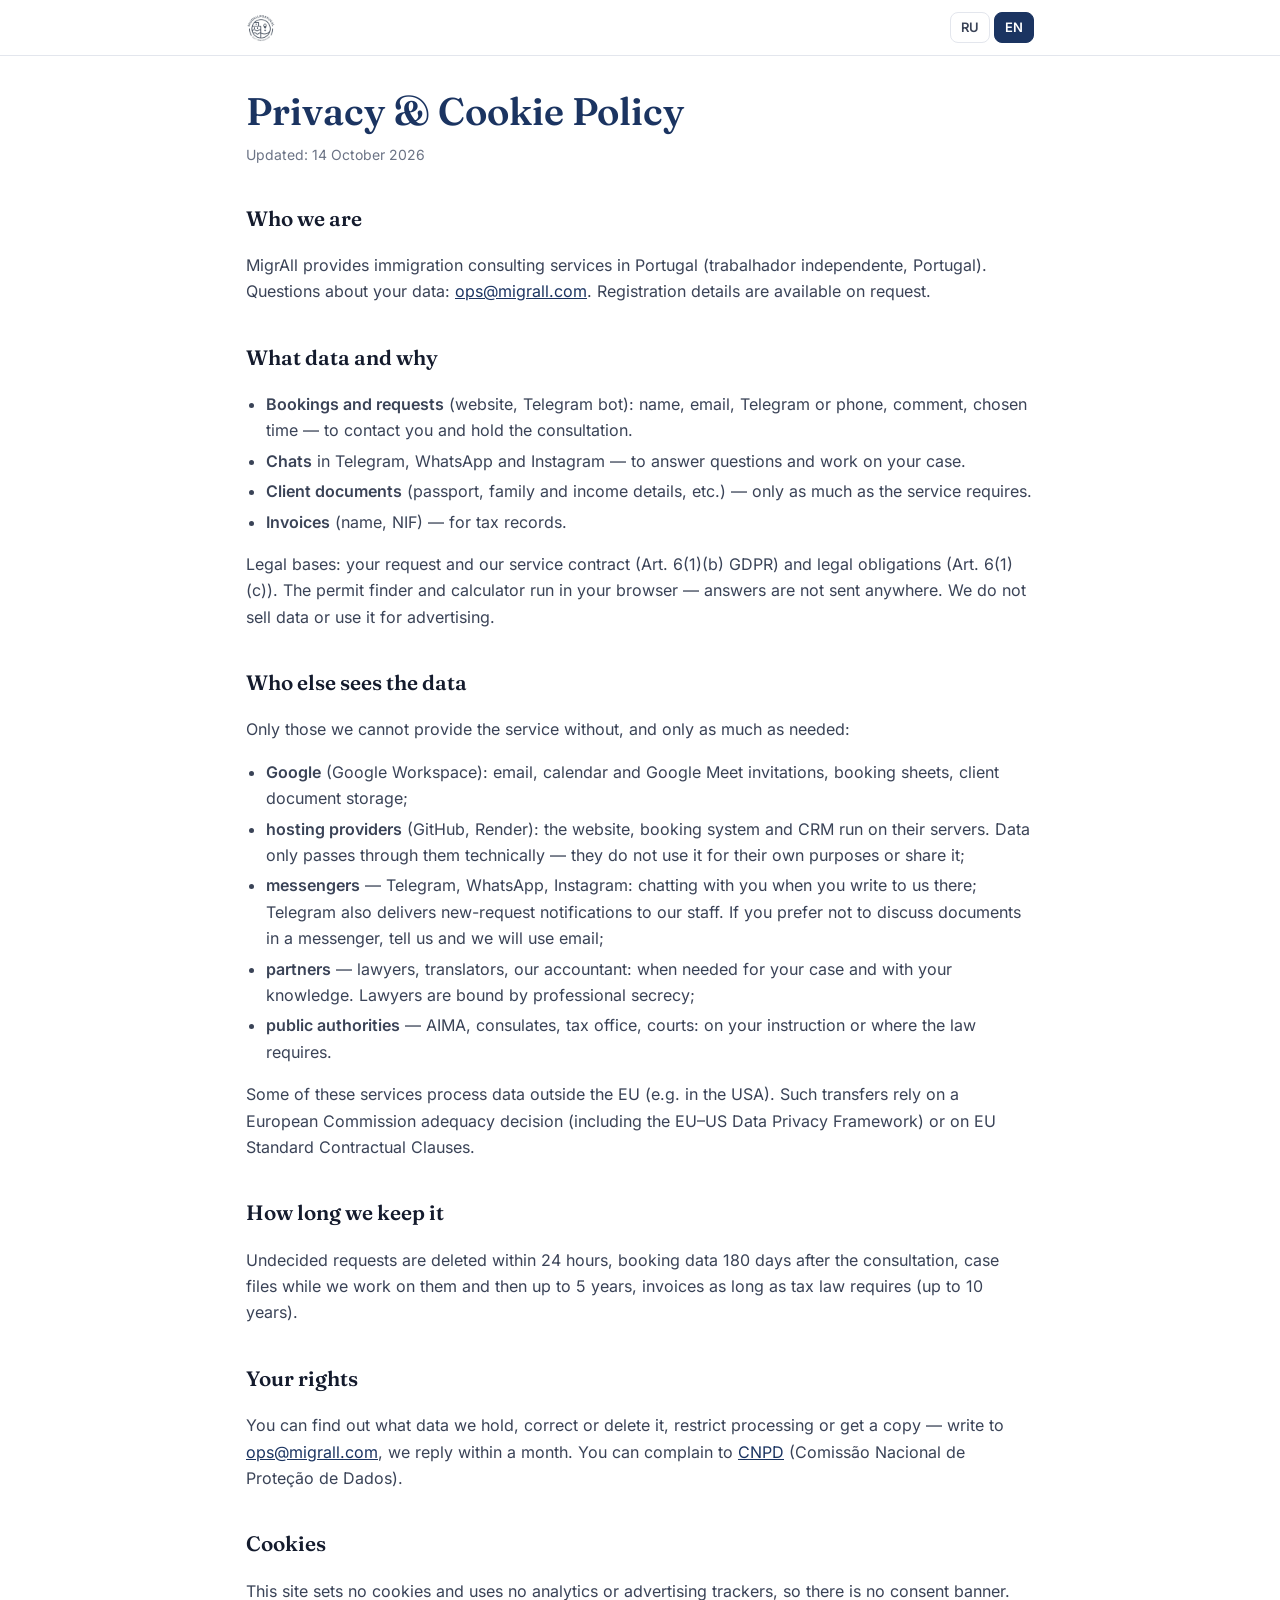
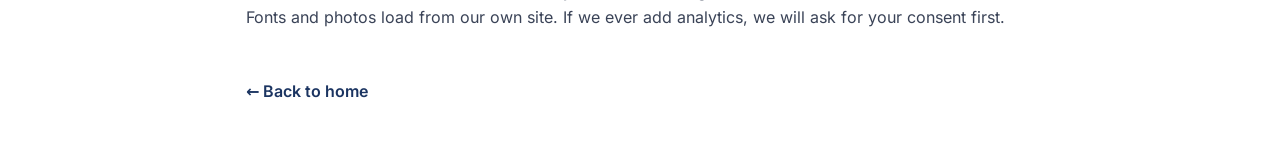
<file: privacy.html>
<!DOCTYPE html>
<html lang="ru">
<head>
<meta charset="UTF-8">
<meta name="viewport" content="width=device-width, initial-scale=1.0">
<meta http-equiv="Content-Security-Policy" content="default-src 'self'; script-src 'self' 'unsafe-inline'; style-src 'self' 'unsafe-inline'; font-src 'self'; img-src 'self' data:; object-src 'none'; base-uri 'self'; form-action 'self'; upgrade-insecure-requests">
<meta name="referrer" content="strict-origin-when-cross-origin">
<meta name="robots" content="index,follow">
<title>Политика конфиденциальности и cookies — MigrAll</title>
<meta name="description" content="Как MigrAll обрабатывает персональные данные и использует cookies.">
<link rel="stylesheet" href="fonts/fonts.css">
<style>
:root{--ink:#141B2D;--ink2:#3A4357;--ink3:#6B7385;--pt:#1B3461;--gold:#A8834F;--border:#E3E6ED;--bg:#fff;--soft:#F4F5F8}
*{box-sizing:border-box}
html{-webkit-text-size-adjust:100%}
body{margin:0;background:var(--bg);color:var(--ink);font-family:'Inter',system-ui,sans-serif;font-size:16px;line-height:1.65}
a{color:var(--pt)}
.top{border-bottom:1px solid var(--border);background:#fff;position:sticky;top:0;z-index:2}
.top .in{max-width:820px;margin:0 auto;padding:12px 16px;display:flex;align-items:center;justify-content:space-between;gap:12px}
.top img{height:30px;display:block}
.langs{display:flex;gap:4px}
.langs button{font:inherit;font-size:.8125rem;font-weight:600;border:1px solid var(--border);background:#fff;color:var(--ink2);border-radius:8px;padding:4px 10px;cursor:pointer}
.langs button.on{background:var(--pt);border-color:var(--pt);color:#fff}
main{max-width:820px;margin:0 auto;padding:32px 16px 56px}
h1{font-family:'Fraunces',Georgia,serif;font-weight:600;font-size:clamp(1.75rem,4vw,2.4rem);line-height:1.2;margin:0 0 8px;color:var(--pt)}
.upd{color:var(--ink3);font-size:.875rem;margin:0 0 28px}
h2{font-family:'Fraunces',Georgia,serif;font-weight:600;font-size:1.3rem;margin:36px 0 10px;color:var(--ink)}
h3{font-size:1rem;margin:20px 0 6px}
p,li{color:var(--ink2)}
ul{padding-left:20px}
li{margin:4px 0}
.box{background:var(--soft);border:1px solid var(--border);border-radius:12px;padding:16px 18px;margin:16px 0}
.tbl{width:100%;border-collapse:collapse;font-size:.9rem;margin:12px 0}
.tbl th,.tbl td{border:1px solid var(--border);padding:8px 10px;text-align:left;vertical-align:top}
.tbl th{background:var(--soft);font-weight:600;color:var(--ink)}
.scroll{overflow-x:auto}
.back{display:inline-block;margin-top:32px;font-weight:600;text-decoration:none}
[data-l]{display:none}
html[lang="ru"] [data-l="ru"],html[lang="en"] [data-l="en"]{display:block}
html[lang="ru"] span[data-l="ru"],html[lang="en"] span[data-l="en"]{display:inline}
</style>
</head>
<body>
<header class="top"><div class="in">
  <a href="./"><img src="logo.png" alt="MigrAll"></a>
  <div class="langs"><button type="button" data-set="ru">RU</button><button type="button" data-set="en">EN</button></div>
</div></header>

<main>
<!-- ═════════════════════════ RU ═════════════════════════ -->
<div data-l="ru">
<h1>Политика конфиденциальности и cookies</h1>
<p class="upd">Обновлено: 14 октября 2026 г.</p>

<h2>Кто мы</h2>
<p>MigrAll — консалтинговые услуги в сфере иммиграции в Португалии (trabalhador independente, Португалия). Вопросы о ваших данных: <a href="mailto:ops@migrall.com">ops@migrall.com</a>. Регистрационные данные сообщаем по запросу.</p>

<h2>Какие данные и зачем</h2>
<ul>
<li><b>Запись и заявки</b> (сайт, Telegram-бот): имя, email, Telegram или телефон, комментарий, выбранное время — чтобы связаться с вами и провести консультацию.</li>
<li><b>Переписка</b> в Telegram, WhatsApp и Instagram — чтобы отвечать на вопросы и вести ваше дело.</li>
<li><b>Документы клиентов</b> (паспорт, сведения о семье и доходах и т. п.) — только в объёме, нужном для услуги.</li>
<li><b>Счета</b> (имя, NIF) — для налогового учёта.</li>
</ul>
<p>Основания: ваш запрос и договор об услугах (ст. 6(1)(b) GDPR), требования закона (ст. 6(1)(c)). Подбор ВНЖ и калькулятор работают в вашем браузере — ответы никуда не отправляются. Мы не продаём данные и не используем их для рекламы.</p>

<h2>Кто ещё видит данные</h2>
<p>Только те, без кого мы не можем оказать услугу, и только в нужном объёме:</p>
<ul>
<li><b>Google</b> (Google Workspace): почта, календарь и приглашения Google Meet, таблицы записи, хранение документов клиентов;</li>
<li><b>хостинг-провайдеры</b> (GitHub, Render): на их серверах работают сайт, система записи и CRM. Данные проходят через них только технически — провайдеры не используют их в своих целях и не передают другим;</li>
<li><b>мессенджеры</b> — Telegram, WhatsApp, Instagram: переписка с вами, если вы пишете нам там; в Telegram также приходят уведомления сотрудникам о новых заявках. Если не хотите обсуждать документы в мессенджере, скажите — перейдём на email;</li>
<li><b>партнёры</b> — адвокаты, переводчики, бухгалтер: когда это нужно для вашего дела и с вашего ведома. Адвокаты соблюдают адвокатскую тайну;</li>
<li><b>государственные органы</b> — AIMA, консульства, налоговая служба, суды: по вашему поручению или если этого требует закон.</li>
</ul>
<p>Некоторые из этих сервисов обрабатывают данные за пределами ЕС (например, в США). Передача в таких случаях идёт на основании решения Европейской комиссии о достаточности защиты (в т. ч. EU–US Data Privacy Framework) или стандартных договорных условий ЕС.</p>

<h2>Сколько храним</h2>
<p>Заявки без решения удаляются в течение 24 часов, данные записи — через 180 дней после консультации, материалы дела — пока идёт работа и затем до 5 лет, счета — столько, сколько требует налоговое законодательство (до 10 лет).</p>

<h2>Ваши права</h2>
<p>Вы можете узнать, какие данные у нас есть, исправить или удалить их, ограничить обработку или получить копию — напишите на <a href="mailto:ops@migrall.com">ops@migrall.com</a>, ответим в течение месяца. Жалобу можно подать в <a href="https://www.cnpd.pt" target="_blank" rel="noopener">CNPD</a> (Comissão Nacional de Proteção de Dados).</p>

<h2>Cookies</h2>
<p>Сайт не ставит cookies и не использует аналитику или рекламные трекеры, поэтому баннера согласия нет. Шрифты и фото загружаются с нашего сайта. Если в будущем добавим аналитику, сначала спросим ваше согласие.</p>

<a class="back" href="./">← На главную</a>
</div>

<!-- ═════════════════════════ EN ═════════════════════════ -->
<div data-l="en">
<h1>Privacy &amp; Cookie Policy</h1>
<p class="upd">Updated: 14 October 2026</p>

<h2>Who we are</h2>
<p>MigrAll provides immigration consulting services in Portugal (trabalhador independente, Portugal). Questions about your data: <a href="mailto:ops@migrall.com">ops@migrall.com</a>. Registration details are available on request.</p>

<h2>What data and why</h2>
<ul>
<li><b>Bookings and requests</b> (website, Telegram bot): name, email, Telegram or phone, comment, chosen time — to contact you and hold the consultation.</li>
<li><b>Chats</b> in Telegram, WhatsApp and Instagram — to answer questions and work on your case.</li>
<li><b>Client documents</b> (passport, family and income details, etc.) — only as much as the service requires.</li>
<li><b>Invoices</b> (name, NIF) — for tax records.</li>
</ul>
<p>Legal bases: your request and our service contract (Art. 6(1)(b) GDPR) and legal obligations (Art. 6(1)(c)). The permit finder and calculator run in your browser — answers are not sent anywhere. We do not sell data or use it for advertising.</p>

<h2>Who else sees the data</h2>
<p>Only those we cannot provide the service without, and only as much as needed:</p>
<ul>
<li><b>Google</b> (Google Workspace): email, calendar and Google Meet invitations, booking sheets, client document storage;</li>
<li><b>hosting providers</b> (GitHub, Render): the website, booking system and CRM run on their servers. Data only passes through them technically — they do not use it for their own purposes or share it;</li>
<li><b>messengers</b> — Telegram, WhatsApp, Instagram: chatting with you when you write to us there; Telegram also delivers new-request notifications to our staff. If you prefer not to discuss documents in a messenger, tell us and we will use email;</li>
<li><b>partners</b> — lawyers, translators, our accountant: when needed for your case and with your knowledge. Lawyers are bound by professional secrecy;</li>
<li><b>public authorities</b> — AIMA, consulates, tax office, courts: on your instruction or where the law requires.</li>
</ul>
<p>Some of these services process data outside the EU (e.g. in the USA). Such transfers rely on a European Commission adequacy decision (including the EU–US Data Privacy Framework) or on EU Standard Contractual Clauses.</p>

<h2>How long we keep it</h2>
<p>Undecided requests are deleted within 24 hours, booking data 180 days after the consultation, case files while we work on them and then up to 5 years, invoices as long as tax law requires (up to 10 years).</p>

<h2>Your rights</h2>
<p>You can find out what data we hold, correct or delete it, restrict processing or get a copy — write to <a href="mailto:ops@migrall.com">ops@migrall.com</a>, we reply within a month. You can complain to <a href="https://www.cnpd.pt" target="_blank" rel="noopener">CNPD</a> (Comissão Nacional de Proteção de Dados).</p>

<h2>Cookies</h2>
<p>This site sets no cookies and uses no analytics or advertising trackers, so there is no consent banner. Fonts and photos load from our own site. If we ever add analytics, we will ask for your consent first.</p>

<a class="back" href="./">← Back to home</a>
</div>
</main>

<script>
(function(){
  function set(l){
    l = l === 'en' ? 'en' : 'ru';
    document.documentElement.lang = l;
    document.title = l === 'en' ? 'Privacy & Cookie Policy — MigrAll' : 'Политика конфиденциальности и cookies — MigrAll';
    document.querySelectorAll('.langs button').forEach(function(b){ b.classList.toggle('on', b.dataset.set === l); });
    try { history.replaceState(null, '', '?lang=' + l + location.hash); } catch(e) {}
  }
  var q = new URLSearchParams(location.search).get('lang');
  set(q || ((navigator.language || '').toLowerCase().indexOf('ru') === 0 ? 'ru' : 'en'));
  document.querySelectorAll('.langs button').forEach(function(b){ b.addEventListener('click', function(){ set(b.dataset.set); }); });
})();
</script>
</body>
</html>
</file>
<file: fonts/fonts.css>
/* Шрифты размещены на сайте (без Google Fonts): Inter — SIL OFL 1.1, Fraunces — SIL OFL 1.1 */
/* inter-cyrillic-ext-400-normal */
@font-face {
  font-family: 'Inter';
  font-style: normal;
  font-display: swap;
  font-weight: 400;
  src: url(./inter-cyrillic-ext-400-normal.woff2) format('woff2');
  unicode-range: U+0460-052F,U+1C80-1C8A,U+20B4,U+2DE0-2DFF,U+A640-A69F,U+FE2E-FE2F;
}

/* inter-cyrillic-400-normal */
@font-face {
  font-family: 'Inter';
  font-style: normal;
  font-display: swap;
  font-weight: 400;
  src: url(./inter-cyrillic-400-normal.woff2) format('woff2');
  unicode-range: U+0301,U+0400-045F,U+0490-0491,U+04B0-04B1,U+2116;
}

/* inter-latin-ext-400-normal */
@font-face {
  font-family: 'Inter';
  font-style: normal;
  font-display: swap;
  font-weight: 400;
  src: url(./inter-latin-ext-400-normal.woff2) format('woff2');
  unicode-range: U+0100-02BA,U+02BD-02C5,U+02C7-02CC,U+02CE-02D7,U+02DD-02FF,U+0304,U+0308,U+0329,U+1D00-1DBF,U+1E00-1E9F,U+1EF2-1EFF,U+2020,U+20A0-20AB,U+20AD-20C0,U+2113,U+2C60-2C7F,U+A720-A7FF;
}

/* inter-latin-400-normal */
@font-face {
  font-family: 'Inter';
  font-style: normal;
  font-display: swap;
  font-weight: 400;
  src: url(./inter-latin-400-normal.woff2) format('woff2');
  unicode-range: U+0000-00FF,U+0131,U+0152-0153,U+02BB-02BC,U+02C6,U+02DA,U+02DC,U+0304,U+0308,U+0329,U+2000-206F,U+20AC,U+2122,U+2191,U+2193,U+2212,U+2215,U+FEFF,U+FFFD;
}

/* inter-cyrillic-ext-500-normal */
@font-face {
  font-family: 'Inter';
  font-style: normal;
  font-display: swap;
  font-weight: 500;
  src: url(./inter-cyrillic-ext-500-normal.woff2) format('woff2');
  unicode-range: U+0460-052F,U+1C80-1C8A,U+20B4,U+2DE0-2DFF,U+A640-A69F,U+FE2E-FE2F;
}

/* inter-cyrillic-500-normal */
@font-face {
  font-family: 'Inter';
  font-style: normal;
  font-display: swap;
  font-weight: 500;
  src: url(./inter-cyrillic-500-normal.woff2) format('woff2');
  unicode-range: U+0301,U+0400-045F,U+0490-0491,U+04B0-04B1,U+2116;
}

/* inter-latin-ext-500-normal */
@font-face {
  font-family: 'Inter';
  font-style: normal;
  font-display: swap;
  font-weight: 500;
  src: url(./inter-latin-ext-500-normal.woff2) format('woff2');
  unicode-range: U+0100-02BA,U+02BD-02C5,U+02C7-02CC,U+02CE-02D7,U+02DD-02FF,U+0304,U+0308,U+0329,U+1D00-1DBF,U+1E00-1E9F,U+1EF2-1EFF,U+2020,U+20A0-20AB,U+20AD-20C0,U+2113,U+2C60-2C7F,U+A720-A7FF;
}

/* inter-latin-500-normal */
@font-face {
  font-family: 'Inter';
  font-style: normal;
  font-display: swap;
  font-weight: 500;
  src: url(./inter-latin-500-normal.woff2) format('woff2');
  unicode-range: U+0000-00FF,U+0131,U+0152-0153,U+02BB-02BC,U+02C6,U+02DA,U+02DC,U+0304,U+0308,U+0329,U+2000-206F,U+20AC,U+2122,U+2191,U+2193,U+2212,U+2215,U+FEFF,U+FFFD;
}

/* inter-cyrillic-ext-600-normal */
@font-face {
  font-family: 'Inter';
  font-style: normal;
  font-display: swap;
  font-weight: 600;
  src: url(./inter-cyrillic-ext-600-normal.woff2) format('woff2');
  unicode-range: U+0460-052F,U+1C80-1C8A,U+20B4,U+2DE0-2DFF,U+A640-A69F,U+FE2E-FE2F;
}

/* inter-cyrillic-600-normal */
@font-face {
  font-family: 'Inter';
  font-style: normal;
  font-display: swap;
  font-weight: 600;
  src: url(./inter-cyrillic-600-normal.woff2) format('woff2');
  unicode-range: U+0301,U+0400-045F,U+0490-0491,U+04B0-04B1,U+2116;
}

/* inter-latin-ext-600-normal */
@font-face {
  font-family: 'Inter';
  font-style: normal;
  font-display: swap;
  font-weight: 600;
  src: url(./inter-latin-ext-600-normal.woff2) format('woff2');
  unicode-range: U+0100-02BA,U+02BD-02C5,U+02C7-02CC,U+02CE-02D7,U+02DD-02FF,U+0304,U+0308,U+0329,U+1D00-1DBF,U+1E00-1E9F,U+1EF2-1EFF,U+2020,U+20A0-20AB,U+20AD-20C0,U+2113,U+2C60-2C7F,U+A720-A7FF;
}

/* inter-latin-600-normal */
@font-face {
  font-family: 'Inter';
  font-style: normal;
  font-display: swap;
  font-weight: 600;
  src: url(./inter-latin-600-normal.woff2) format('woff2');
  unicode-range: U+0000-00FF,U+0131,U+0152-0153,U+02BB-02BC,U+02C6,U+02DA,U+02DC,U+0304,U+0308,U+0329,U+2000-206F,U+20AC,U+2122,U+2191,U+2193,U+2212,U+2215,U+FEFF,U+FFFD;
}

/* fraunces-latin-ext-opsz-normal */
@font-face {
  font-family: 'Fraunces';
  font-style: normal;
  font-display: swap;
  font-weight: 100 900;
  src: url(./fraunces-latin-ext-opsz-normal.woff2) format('woff2-variations');
  unicode-range: U+0100-02BA,U+02BD-02C5,U+02C7-02CC,U+02CE-02D7,U+02DD-02FF,U+0304,U+0308,U+0329,U+1D00-1DBF,U+1E00-1E9F,U+1EF2-1EFF,U+2020,U+20A0-20AB,U+20AD-20C0,U+2113,U+2C60-2C7F,U+A720-A7FF;
}

/* fraunces-latin-opsz-normal */
@font-face {
  font-family: 'Fraunces';
  font-style: normal;
  font-display: swap;
  font-weight: 100 900;
  src: url(./fraunces-latin-opsz-normal.woff2) format('woff2-variations');
  unicode-range: U+0000-00FF,U+0131,U+0152-0153,U+02BB-02BC,U+02C6,U+02DA,U+02DC,U+0304,U+0308,U+0329,U+2000-206F,U+20AC,U+2122,U+2191,U+2193,U+2212,U+2215,U+FEFF,U+FFFD;
}

/* fraunces-latin-ext-opsz-italic */
@font-face {
  font-family: 'Fraunces';
  font-style: italic;
  font-display: swap;
  font-weight: 100 900;
  src: url(./fraunces-latin-ext-opsz-italic.woff2) format('woff2-variations');
  unicode-range: U+0100-02BA,U+02BD-02C5,U+02C7-02CC,U+02CE-02D7,U+02DD-02FF,U+0304,U+0308,U+0329,U+1D00-1DBF,U+1E00-1E9F,U+1EF2-1EFF,U+2020,U+20A0-20AB,U+20AD-20C0,U+2113,U+2C60-2C7F,U+A720-A7FF;
}

/* fraunces-latin-opsz-italic */
@font-face {
  font-family: 'Fraunces';
  font-style: italic;
  font-display: swap;
  font-weight: 100 900;
  src: url(./fraunces-latin-opsz-italic.woff2) format('woff2-variations');
  unicode-range: U+0000-00FF,U+0131,U+0152-0153,U+02BB-02BC,U+02C6,U+02DA,U+02DC,U+0304,U+0308,U+0329,U+2000-206F,U+20AC,U+2122,U+2191,U+2193,U+2212,U+2215,U+FEFF,U+FFFD;
}
</file>
